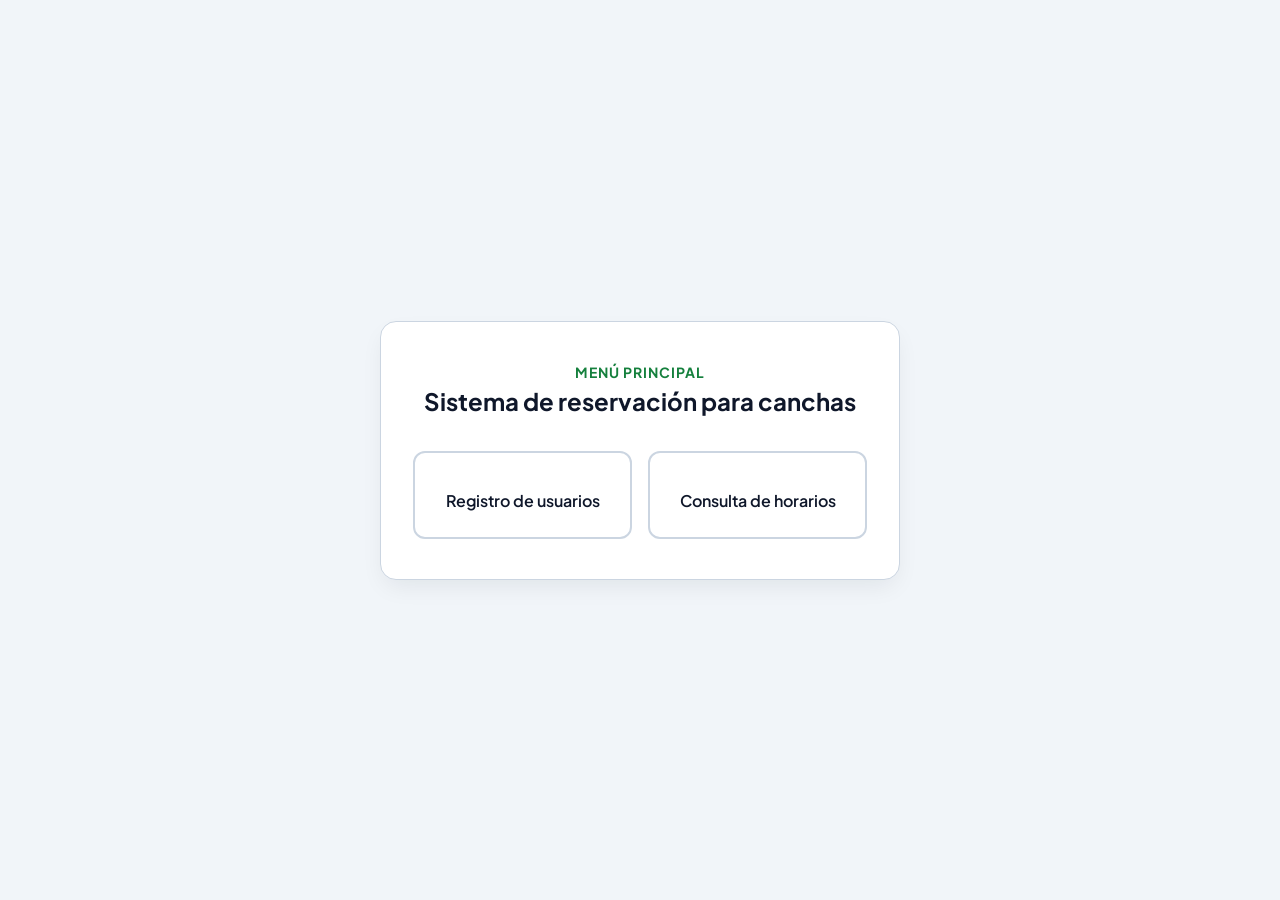
<file: index.htm>
<!DOCTYPE html>
<html lang="es">

<head>
    <meta charset="utf-8">
    <meta name="viewport" content="width=device-width, initial-scale=1.0">
    <title>Inicio - ElCampito Reservas</title>
    <link rel="stylesheet" href="estilo.css">
</head>

<body>
    <div class="main">
        <main class="contenedor">
            <header class="encabezado">
                <h6>Menú Principal</h6>
                <h1>Sistema de reservación para canchas</h1>
            </header>

            <nav aria-label="Navegación principal">
                <ul class="opciones">
                    <li>
                        <a href="usuarios.html">
                            <span class="icono" aria-hidden="true"></span> Registro de usuarios
                        </a>
                    </li>
                    <li>
                        <a href="horarios.html">
                            <span class="icono" aria-hidden="true"></span> Consulta de horarios
                        </a>
                    </li>
                </ul>
            </nav>
        </main>
    </div>
</body>

</html>
</file>
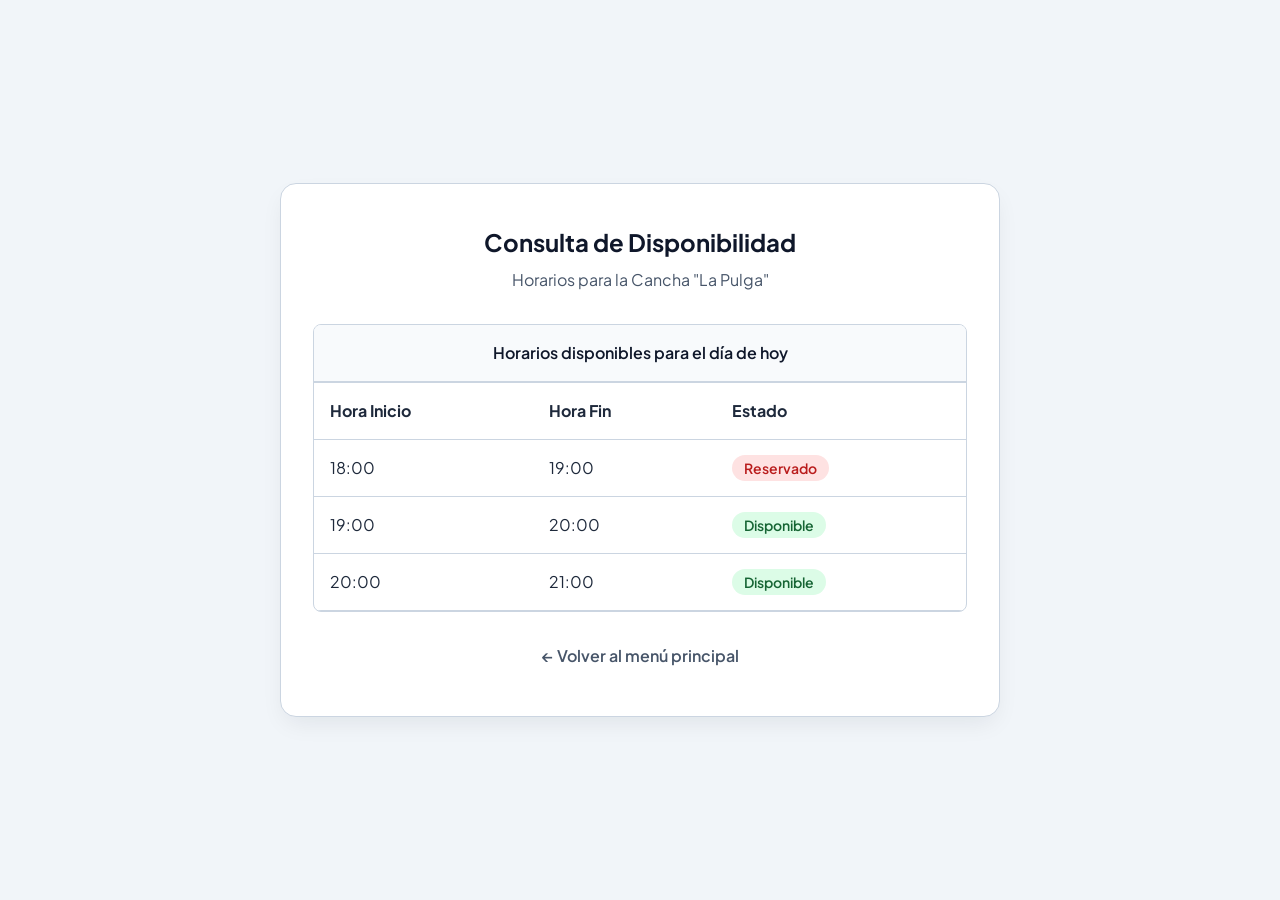
<file: horarios.html>
<!DOCTYPE html>
<html lang="es">

<head>
    <meta charset="utf-8">
    <meta name="viewport" content="width=device-width, initial-scale=1.0">
    <title>Consulta de Horarios - ElCampito</title>
    <link rel="stylesheet" href="estilo.css">
</head>

<body>
    <div class="main">
        <main class="contenedor contenedor-listado">
            <header class="encabezado">
                <h2>Consulta de Disponibilidad</h2>
                <p>Horarios para la Cancha "La Pulga"</p>
            </header>

            <section class="resultado-horarios">
                <div class="tabla-contenedor" tabindex="0" aria-label="Tabla de horarios desplazable">
                    <table class="tabla-horarios">
                        <caption>Horarios disponibles para el día de hoy</caption>
                        <thead>
                            <tr>
                                <th scope="col">Hora Inicio</th>
                                <th scope="col">Hora Fin</th>
                                <th scope="col">Estado</th>
                            </tr>
                        </thead>
                        <tbody>
                            <tr>
                                <td>18:00</td>
                                <td>19:00</td>
                                <td><span class="reservado">Reservado</span></td>
                            </tr>
                            <tr>
                                <td>19:00</td>
                                <td>20:00</td>
                                <td><span class="disponible">Disponible</span></td>
                            </tr>
                            <tr>
                                <td>20:00</td>
                                <td>21:00</td>
                                <td><span class="disponible">Disponible</span></td>
                            </tr>
                        </tbody>
                    </table>
                </div>
            </section>

            <a href="index.html" class="volver">← Volver al menú principal</a>
        </main>
    </div>
</body>

</html>
</file>
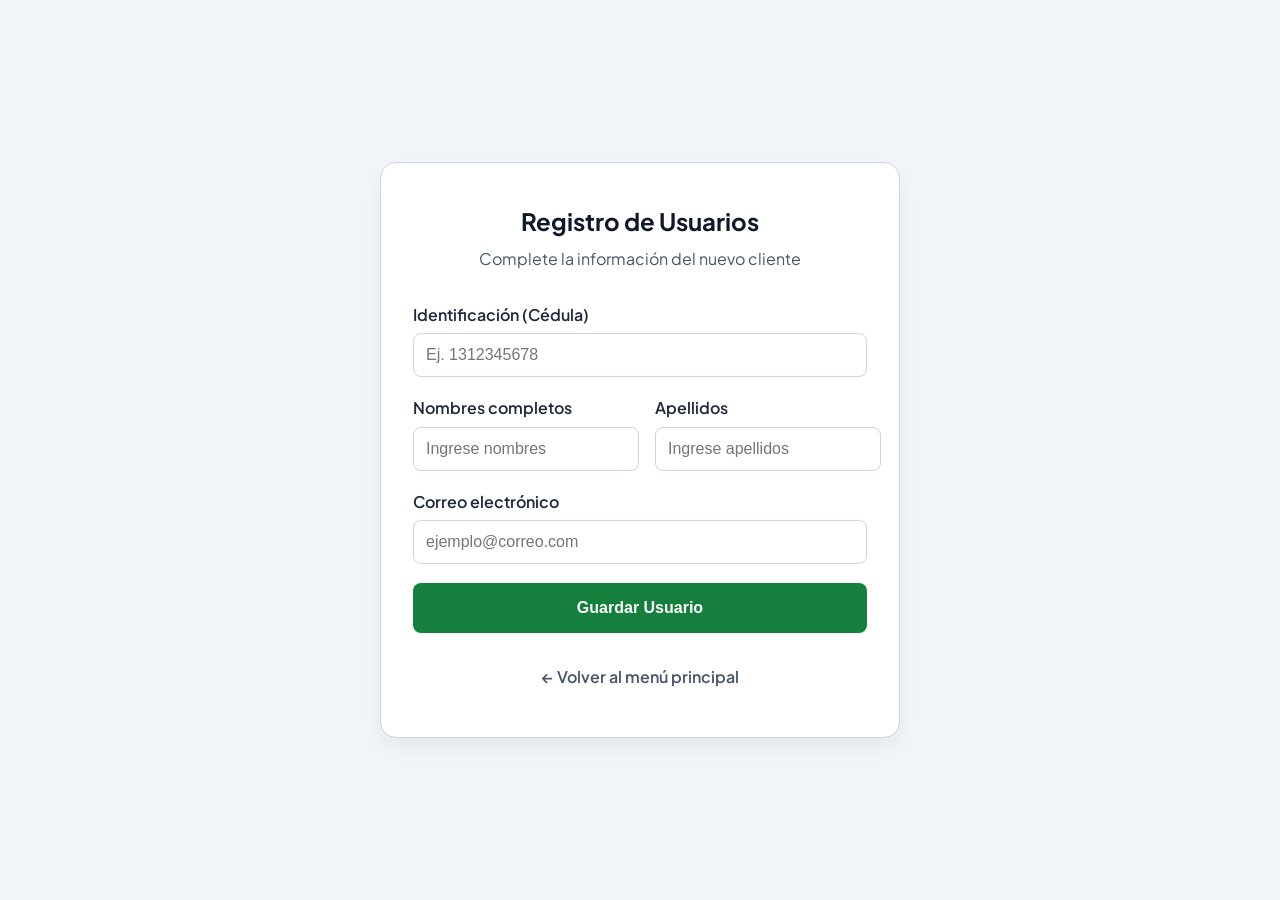
<file: usuarios.html>
<!DOCTYPE html>
<html lang="es">

<head>
    <meta charset="utf-8">
    <meta name="viewport" content="width=device-width, initial-scale=1.0">
    <title>Registro de Usuarios - ElCampito</title>
    <link rel="stylesheet" href="estilo.css">
</head>

<body>
    <div class="main">
        <main class="contenedor">
            <header class="encabezado">
                <h2>Registro de Usuarios</h2>
                <p>Complete la información del nuevo cliente</p>
            </header>

            <!-- El formulario no envía datos a PHP, lo controla app.js -->
            <form id="formulario-usuarios" novalidate>
                <div class="campo">
                    <label for="identificacion">Identificación (Cédula)</label>
                    <input type="text" id="identificacion" name="identificacion" placeholder="Ej. 1312345678" aria-required="true">
                </div>

                <div class="fila">
                    <div class="campo">
                        <label for="nombres">Nombres completos</label>
                        <input type="text" id="nombres" name="nombres" placeholder="Ingrese nombres" aria-required="true">
                    </div>
                    <div class="campo">
                        <label for="apellidos">Apellidos</label>
                        <input type="text" id="apellidos" name="apellidos" placeholder="Ingrese apellidos" aria-required="true">
                    </div>
                </div>

                <div class="campo">
                    <label for="correo">Correo electrónico</label>
                    <input type="email" id="correo" name="correo" placeholder="ejemplo@correo.com" aria-required="true">
                </div>

                <div id="contenedor-mensajes" aria-live="polite"></div>

                <button type="submit" class="registrar">Guardar Usuario</button>
            </form>

            <a href="index.html" class="volver">← Volver al menú principal</a>
        </main>
    </div>

    <!-- Script de validación DOM -->
    <script src="app.js"></script>
</body>

</html>
</file>
<file: estilo.css>
@import url('https://fonts.googleapis.com/css2?family=Plus+Jakarta+Sans:wght@400;600;700&display=swap');
:root {
    --primary: #15803d;
    --primary-hover: #166534;
    --primary-light: #dcfce7;
    --dark: #0f172a;
    --text-main: #1e293b;
    --text-muted: #475569;
    /* Oscurecido para cumplir contraste 4.5:1 */
    --border: #cbd5e1;
    --bg-page: #f1f5f9;
    --card-bg: #ffffff;
    --danger: #b91c1c;
    /* Oscurecido para cumplir contraste 4.5:1 */
    --danger-light: #fee2e2;
    --shadow-md: 0 10px 25px -5px rgba(15, 23, 42, 0.08);
}


/* Reset y tipografía en unidades relativas */

* {
    margin: 0;
    padding: 0;
    box-sizing: border-box;
}

body {
    font-family: 'Plus Jakarta Sans', Arial, sans-serif;
    background-color: var(--bg-page);
    color: var(--text-main);
    font-size: 1rem;
    line-height: 1.5;
}


/* Accesibilidad: Foco visible para navegación con teclado */

*:focus {
    outline: 3px solid var(--primary);
    outline-offset: 2px;
}

.main {
    display: flex;
    justify-content: center;
    align-items: center;
    min-height: 100vh;
    padding: 2rem 1rem;
}

.contenedor {
    width: 100%;
    max-width: 32.5rem;
    /* 520px a rem */
    background: var(--card-bg);
    padding: 2.5rem 2rem;
    border-radius: 1rem;
    box-shadow: var(--shadow-md);
    border: 1px solid var(--border);
}

.contenedor-listado {
    max-width: 45rem;
}

.encabezado {
    text-align: center;
    margin-bottom: 2rem;
}

.encabezado h1,
.encabezado h2 {
    font-size: 1.5rem;
    font-weight: 700;
    color: var(--dark);
    margin-bottom: 0.5rem;
}

.encabezado h6 {
    font-size: 0.875rem;
    color: var(--primary);
    text-transform: uppercase;
    letter-spacing: 1px;
}

.encabezado p {
    color: var(--text-muted);
}


/* Menú Principal */

ul.opciones {
    display: grid;
    grid-template-columns: 1fr 1fr;
    gap: 1rem;
    list-style: none;
}

ul.opciones a {
    text-decoration: none;
    color: var(--dark);
    background: #ffffff;
    border: 2px solid var(--border);
    padding: 1.5rem 1rem;
    border-radius: 0.75rem;
    display: flex;
    flex-direction: column;
    align-items: center;
    gap: 0.75rem;
    font-weight: 600;
    transition: all 0.2s ease;
    min-height: 3rem;
    /* Accesibilidad tamaño táctil */
}

ul.opciones a:hover {
    background: var(--dark);
    color: #ffffff;
    border-color: var(--dark);
}

.icono {
    font-size: 2rem;
}


/* Formularios */

.campo {
    display: flex;
    flex-direction: column;
    margin-bottom: 1.2rem;
}

.campo label {
    font-weight: 600;
    margin-bottom: 0.4rem;
}

.campo input {
    padding: 0.75rem;
    border: 1.5px solid var(--border);
    border-radius: 0.5rem;
    font-size: 1rem;
}

.fila {
    display: grid;
    grid-template-columns: 1fr 1fr;
    gap: 1rem;
}

.registrar {
    width: 100%;
    padding: 1rem;
    background: var(--primary);
    color: #ffffff;
    border: none;
    border-radius: 0.5rem;
    font-size: 1rem;
    font-weight: 600;
    cursor: pointer;
    min-height: 3rem;
}

.registrar:hover {
    background: var(--primary-hover);
}

.volver {
    display: block;
    text-align: center;
    margin-top: 1.5rem;
    color: var(--text-muted);
    text-decoration: none;
    font-weight: 600;
    padding: 0.5rem;
}

.volver:hover {
    color: var(--primary);
    text-decoration: underline;
}


/* Tablas y Estados */

.tabla-contenedor {
    border-radius: 0.5rem;
    border: 1px solid var(--border);
    overflow-x: auto;
}

table {
    width: 100%;
    border-collapse: collapse;
    text-align: left;
}

caption {
    padding: 1rem;
    font-weight: 600;
    color: var(--dark);
    background: #f8fafc;
    border-bottom: 2px solid var(--border);
}

th,
td {
    padding: 1rem;
    border-bottom: 1px solid var(--border);
}

.disponible,
.reservado {
    padding: 0.25rem 0.75rem;
    border-radius: 1rem;
    font-size: 0.875rem;
    font-weight: 600;
}

.disponible {
    background-color: var(--primary-light);
    color: var(--primary-hover);
}

.reservado {
    background-color: var(--danger-light);
    color: var(--danger);
}


/* Alertas JS */

.mensaje-error,
.mensaje-exito {
    padding: 1rem;
    border-radius: 0.5rem;
    margin-bottom: 1rem;
    font-weight: 600;
}

.mensaje-error {
    background-color: var(--danger-light);
    color: var(--danger);
    border: 1px solid var(--danger);
}

.mensaje-exito {
    background-color: var(--primary-light);
    color: var(--primary-hover);
    border: 1px solid var(--primary);
}


/* Diseño Adaptable (Móvil) */

@media (max-width: 480px) {
    ul.opciones {
        grid-template-columns: 1fr;
    }
    .fila {
        grid-template-columns: 1fr;
        gap: 0;
    }
    .contenedor {
        padding: 1.5rem 1rem;
    }
}
</file>
